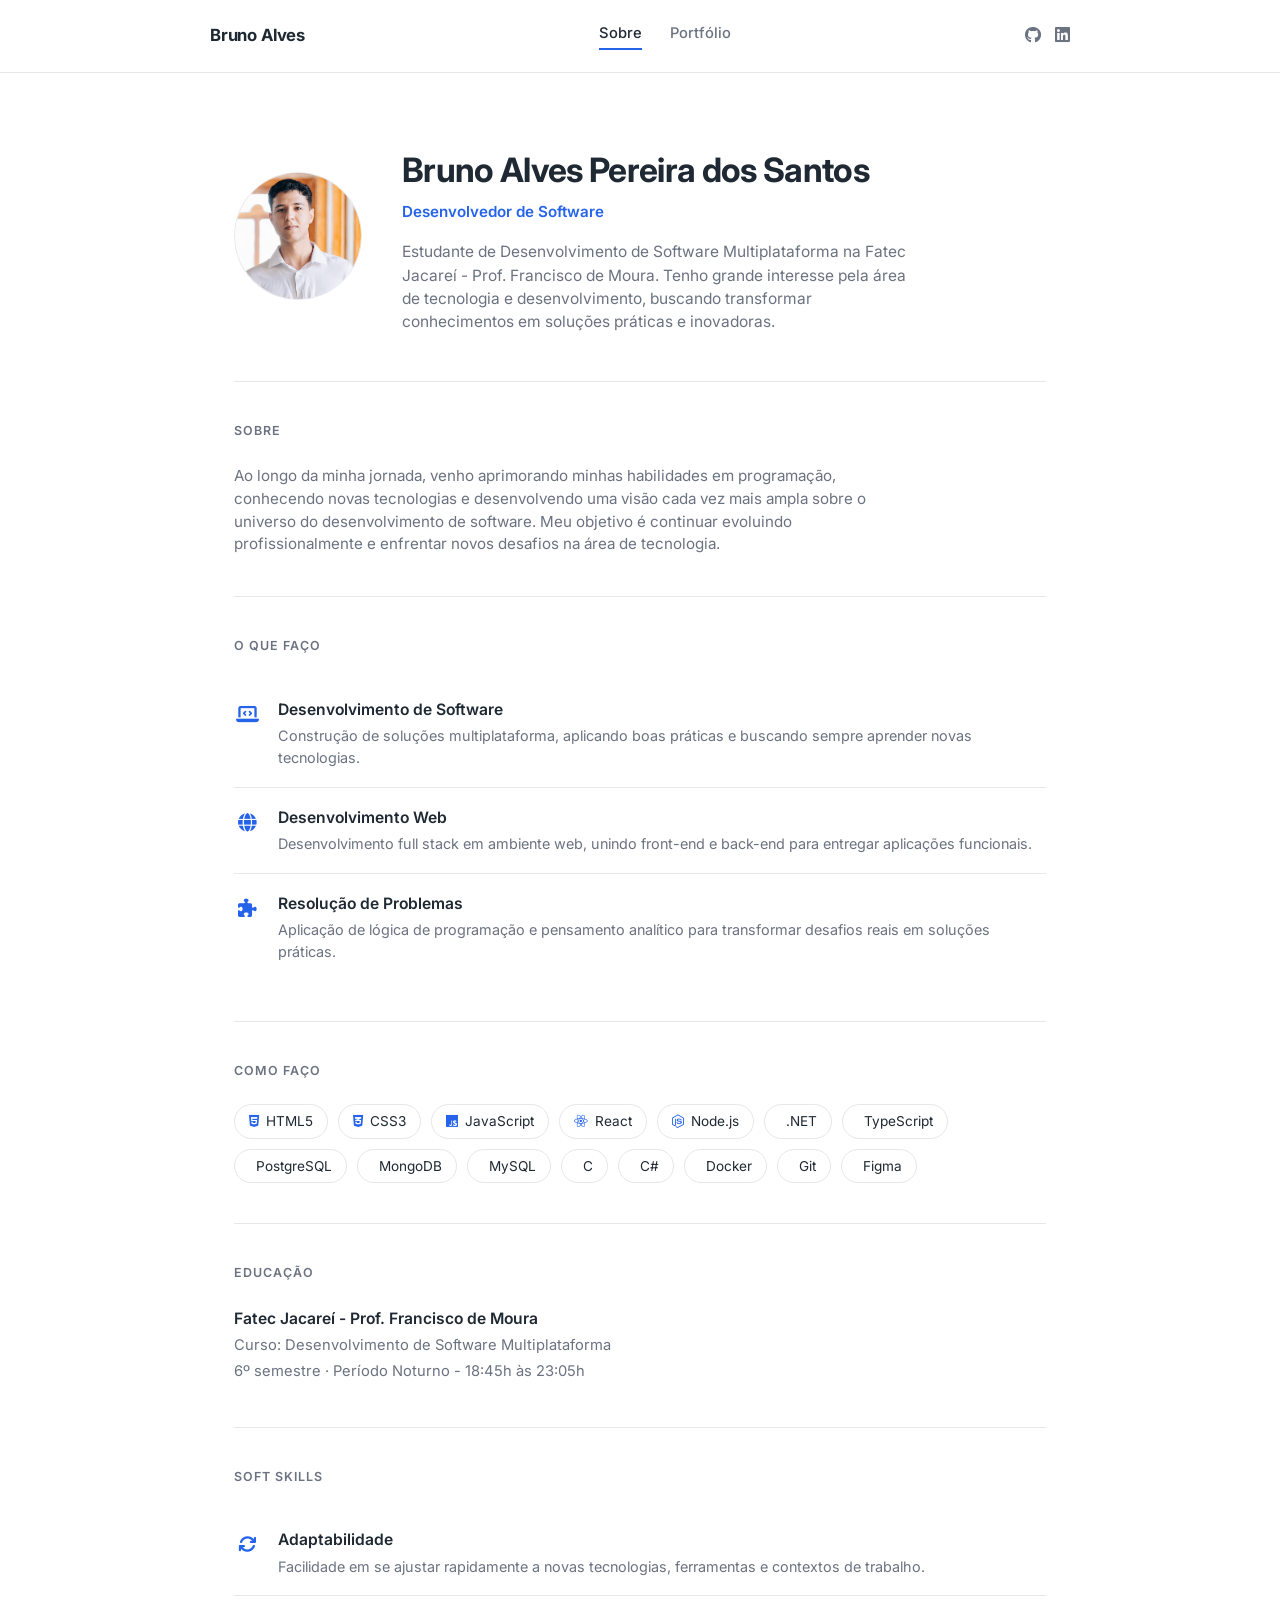
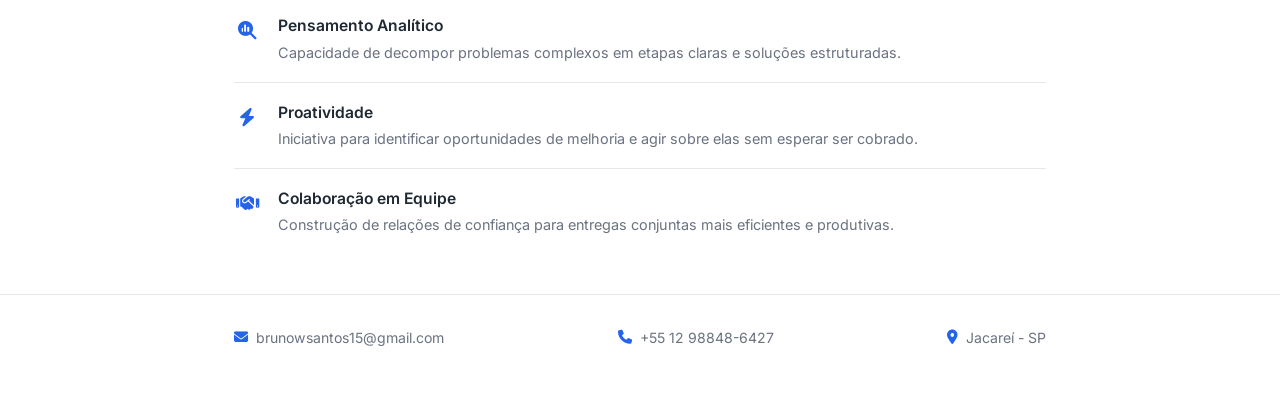
<file: docs/index.html>
<!DOCTYPE html>
<html lang="pt-br">
<head>
  <meta charset="UTF-8" />
  <meta name="viewport" content="width=device-width, initial-scale=1.0" />
  <title>Bruno Alves Pereira dos Santos</title>

  <link rel="preconnect" href="https://fonts.googleapis.com">
  <link rel="preconnect" href="https://fonts.gstatic.com" crossorigin>
  <link href="https://fonts.googleapis.com/css2?family=Inter:wght@400;500;600;700&display=swap" rel="stylesheet">
  <link
    rel="stylesheet"
    href="https://cdnjs.cloudflare.com/ajax/libs/font-awesome/6.5.1/css/all.min.css"
    crossorigin="anonymous"
    referrerpolicy="no-referrer"
  />
  <link rel="stylesheet" href="assets/css/portfolio.css" />
</head>
<body>

  <header class="header">
    <div class="header-inner">
      <div class="brand">Bruno Alves</div>
      <nav class="nav-links">
        <a href="index.html" class="active">Sobre</a>
        <a href="portfolio.html">Portfólio</a>
      </nav>
      <div class="socials">
        <a href="https://github.com/bWSantos7" target="_blank"><i class="fa-brands fa-github"></i></a>
        <a href="https://www.linkedin.com/in/brunoalvespereiradossantos2/" target="_blank"><i class="fa-brands fa-linkedin"></i></a>
      </div>
    </div>
  </header>

  <main class="container">

    <section class="hero">
      <div class="hero-photo">
        <img src="assets/images/bruno.jpg" alt="Bruno Alves Pereira dos Santos">
      </div>
      <div class="hero-content">
        <h1>Bruno Alves Pereira dos Santos</h1>
        <div class="role">Desenvolvedor de Software</div>
        <p>
          Estudante de Desenvolvimento de Software Multiplataforma na Fatec Jacareí - Prof. Francisco de Moura.
          Tenho grande interesse pela área de tecnologia e desenvolvimento, buscando transformar conhecimentos
          em soluções práticas e inovadoras.
        </p>
      </div>
    </section>

    <section class="section">
      <div class="label">Sobre</div>
      <p style="color: var(--muted); max-width: 640px; font-size: 0.95rem;">
        Ao longo da minha jornada, venho aprimorando minhas habilidades em programação, conhecendo novas
        tecnologias e desenvolvendo uma visão cada vez mais ampla sobre o universo do desenvolvimento de
        software. Meu objetivo é continuar evoluindo profissionalmente e enfrentar novos desafios na área
        de tecnologia.
      </p>
    </section>

    <section class="section">
      <div class="label">O que faço</div>
      <div class="list-minimal">
        <div class="list-item">
          <div class="icon"><i class="fa-solid fa-laptop-code"></i></div>
          <div>
            <h3>Desenvolvimento de Software</h3>
            <p>Construção de soluções multiplataforma, aplicando boas práticas e buscando sempre aprender novas tecnologias.</p>
          </div>
        </div>
        <div class="list-item">
          <div class="icon"><i class="fa-solid fa-globe"></i></div>
          <div>
            <h3>Desenvolvimento Web</h3>
            <p>Desenvolvimento full stack em ambiente web, unindo front-end e back-end para entregar aplicações funcionais.</p>
          </div>
        </div>
        <div class="list-item">
          <div class="icon"><i class="fa-solid fa-puzzle-piece"></i></div>
          <div>
            <h3>Resolução de Problemas</h3>
            <p>Aplicação de lógica de programação e pensamento analítico para transformar desafios reais em soluções práticas.</p>
          </div>
        </div>
      </div>
    </section>

    <section class="section">
      <div class="label">Como faço</div>
      <div class="tags">
        <span class="tag"><i class="fab fa-html5"></i>HTML5</span>
        <span class="tag"><i class="fab fa-css3-alt"></i>CSS3</span>
        <span class="tag"><i class="fab fa-js"></i>JavaScript</span>
        <span class="tag"><i class="fab fa-react"></i>React</span>
        <span class="tag"><i class="fab fa-node-js"></i>Node.js</span>
        <span class="tag"><i class="devicon-dot-net-plain colored"></i>.NET</span>
        <span class="tag"><i class="devicon-typescript-plain colored"></i>TypeScript</span>
        <span class="tag"><i class="devicon-postgresql-plain colored"></i>PostgreSQL</span>
        <span class="tag"><i class="devicon-mongodb-plain colored"></i>MongoDB</span>
        <span class="tag"><i class="devicon-mysql-plain colored"></i>MySQL</span>
        <span class="tag"><i class="devicon-c-plain colored"></i>C</span>
        <span class="tag"><i class="devicon-csharp-plain colored"></i>C#</span>
        <span class="tag"><i class="devicon-docker-plain colored"></i>Docker</span>
        <span class="tag"><i class="devicon-git-plain colored"></i>Git</span>
        <span class="tag"><i class="devicon-figma-plain colored"></i>Figma</span>
      </div>
    </section>

    <section class="section">
      <div class="label">Educação</div>
      <div class="edu">
        <p>Fatec Jacareí - Prof. Francisco de Moura</p>
        <p>Curso: Desenvolvimento de Software Multiplataforma</p>
        <p>6º semestre · Período Noturno - 18:45h às 23:05h</p>
      </div>
    </section>

    <section class="section">
      <div class="label">Soft Skills</div>
      <div class="list-minimal">
        <div class="list-item">
          <div class="icon"><i class="fa-solid fa-arrows-rotate"></i></div>
          <div>
            <h3>Adaptabilidade</h3>
            <p>Facilidade em se ajustar rapidamente a novas tecnologias, ferramentas e contextos de trabalho.</p>
          </div>
        </div>
        <div class="list-item">
          <div class="icon"><i class="fa-solid fa-magnifying-glass-chart"></i></div>
          <div>
            <h3>Pensamento Analítico</h3>
            <p>Capacidade de decompor problemas complexos em etapas claras e soluções estruturadas.</p>
          </div>
        </div>
        <div class="list-item">
          <div class="icon"><i class="fa-solid fa-bolt"></i></div>
          <div>
            <h3>Proatividade</h3>
            <p>Iniciativa para identificar oportunidades de melhoria e agir sobre elas sem esperar ser cobrado.</p>
          </div>
        </div>
        <div class="list-item">
          <div class="icon"><i class="fa-solid fa-handshake"></i></div>
          <div>
            <h3>Colaboração em Equipe</h3>
            <p>Construção de relações de confiança para entregas conjuntas mais eficientes e produtivas.</p>
          </div>
        </div>
      </div>
    </section>

  </main>

  <footer>
    <div class="container footer-inner">
      <div class="contact-item"><i class="fa-solid fa-envelope"></i>brunowsantos15@gmail.com</div>
      <div class="contact-item"><i class="fa-solid fa-phone"></i>+55 12 98848-6427</div>
      <div class="contact-item"><i class="fa-solid fa-location-dot"></i>Jacareí - SP</div>
    </div>
  </footer>

</body>
</html>
</file>
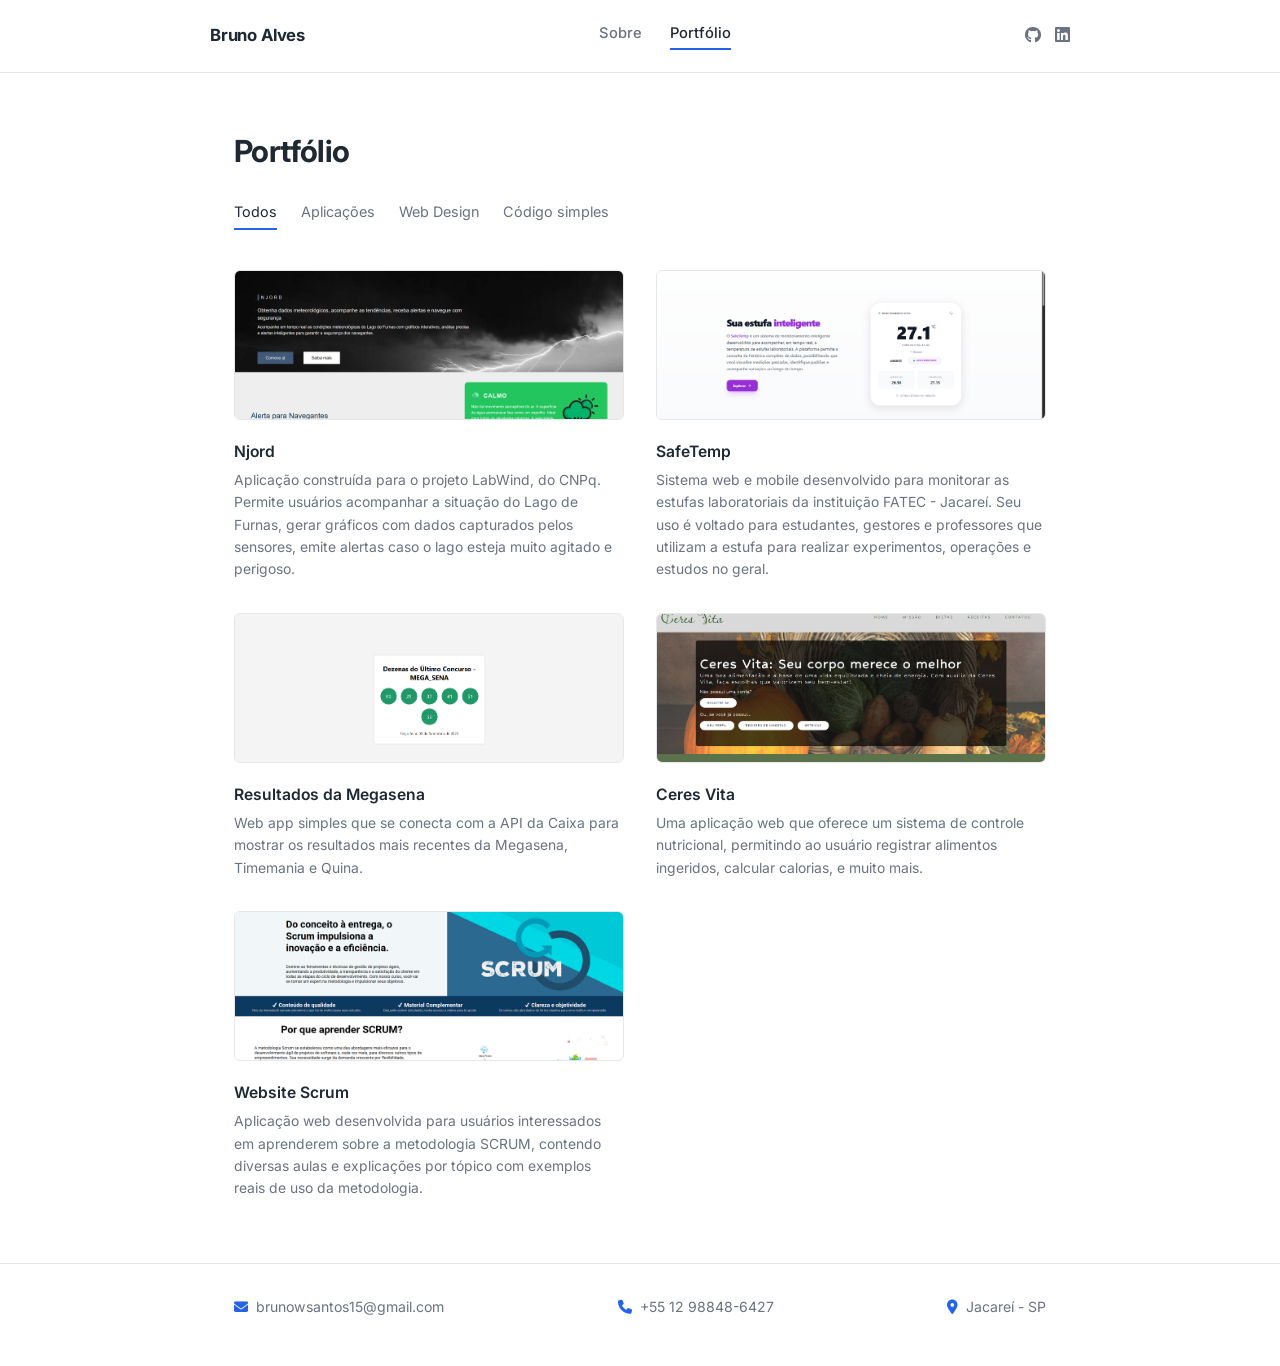
<file: docs/portfolio.html>
<!DOCTYPE html>
<html lang="pt-br">
<head>
  <meta charset="UTF-8" />
  <meta name="viewport" content="width=device-width, initial-scale=1.0" />
  <title>Portfólio - Bruno Alves Pereira dos Santos</title>

  <link rel="preconnect" href="https://fonts.googleapis.com">
  <link rel="preconnect" href="https://fonts.gstatic.com" crossorigin>
  <link href="https://fonts.googleapis.com/css2?family=Inter:wght@400;500;600;700&display=swap" rel="stylesheet">
  <link
    rel="stylesheet"
    href="https://cdnjs.cloudflare.com/ajax/libs/font-awesome/6.5.1/css/all.min.css"
    crossorigin="anonymous"
    referrerpolicy="no-referrer"
  />
  <link rel="stylesheet" href="assets/css/portfolio.css" />
  <script src="assets/js/filter.js"></script>
</head>
<body>

  <header class="header">
    <div class="header-inner">
      <div class="brand">Bruno Alves</div>
      <nav class="nav-links">
        <a href="index.html">Sobre</a>
        <a href="portfolio.html" class="active">Portfólio</a>
      </nav>
      <div class="socials">
        <a href="https://github.com/bWSantos7" target="_blank"><i class="fa-brands fa-github"></i></a>
        <a href="https://www.linkedin.com/in/brunoalvespereiradossantos2/" target="_blank"><i class="fa-brands fa-linkedin"></i></a>
      </div>
    </div>
  </header>

  <main class="container">

    <div class="page-header">
      <h1>Portfólio</h1>
      <div class="portfolio-filters filters">
        <button class="filter-btn active" data-filter="all">Todos</button>
        <button class="filter-btn" data-filter="applications">Aplicações</button>
        <button class="filter-btn" data-filter="web-design">Web Design</button>
        <button class="filter-btn" data-filter="simple-development">Código simples</button>
      </div>
    </div>

    <div class="portfolio-grid grid">
      <a href="https://njord-static.onrender.com/" class="portfolio-card-link card" target="_blank" data-category="applications">
        <img src="assets/images/njord.png" alt="Njord">
        <h3>Njord</h3>
        <p>
          Aplicação construída para o projeto LabWind, do CNPq. Permite usuários acompanhar a situação do
          Lago de Furnas, gerar gráficos com dados capturados pelos sensores, emite alertas caso o lago
          esteja muito agitado e perigoso.
        </p>
      </a>

      <a href="https://safetemp.onrender.com/" class="portfolio-card-link card" target="_blank" data-category="applications">
        <img src="assets/images/safetemp.png" alt="SafeTemp">
        <h3>SafeTemp</h3>
        <p>
          Sistema web e mobile desenvolvido para monitorar as estufas laboratoriais da instituição FATEC -
          Jacareí. Seu uso é voltado para estudantes, gestores e professores que utilizam a estufa para
          realizar experimentos, operações e estudos no geral.
        </p>
      </a>

      <a href="https://github.com/gjulianni/megasena/" class="portfolio-card-link card" target="_blank" data-category="simple-development">
        <img src="assets/images/megasena.png" alt="Megasena">
        <h3>Resultados da Megasena</h3>
        <p>Web app simples que se conecta com a API da Caixa para mostrar os resultados mais recentes da Megasena, Timemania e Quina.</p>
      </a>

      <a href="https://ceres-vita.onrender.com/" class="portfolio-card-link card" target="_blank" data-category="applications">
        <img src="assets/images/ceres.png" alt="Ceres Vita">
        <h3>Ceres Vita</h3>
        <p>Uma aplicação web que oferece um sistema de controle nutricional, permitindo ao usuário registrar alimentos ingeridos, calcular calorias, e muito mais.</p>
      </a>

      <a href="https://github.com/gjulianni/Innovatech/" class="portfolio-card-link card" target="_blank" data-category="applications">
        <img src="assets/images/innovatech.png" alt="Scrum">
        <h3>Website Scrum</h3>
        <p>Aplicação web desenvolvida para usuários interessados em aprenderem sobre a metodologia SCRUM, contendo diversas aulas e explicações por tópico com exemplos reais de uso da metodologia.</p>
      </a>
    </div>

  </main>

  <footer>
    <div class="container footer-inner">
      <div class="contact-item"><i class="fa-solid fa-envelope"></i>brunowsantos15@gmail.com</div>
      <div class="contact-item"><i class="fa-solid fa-phone"></i>+55 12 98848-6427</div>
      <div class="contact-item"><i class="fa-solid fa-location-dot"></i>Jacareí - SP</div>
    </div>
  </footer>

</body>
</html>
</file>
<file: docs/assets/css/portfolio.css>
:root {
  --bg: #ffffff;
  --text: #1f2933;
  --muted: #6b7280;
  --accent: #2563eb;
  --border: #e5e7eb;
}

* {
  margin: 0;
  padding: 0;
  box-sizing: border-box;
}

body {
  font-family: 'Inter', "Segoe UI", sans-serif;
  background: var(--bg);
  color: var(--text);
  line-height: 1.5;
}

a {
  text-decoration: none;
  color: inherit;
}

.container {
  max-width: 860px;
  margin: 0 auto;
  padding: 0 24px;
}

/* header */

.header {
  display: flex;
  justify-content: space-between;
  align-items: center;
  padding: 22px 24px;
  border-bottom: 1px solid var(--border);
  position: sticky;
  top: 0;
  background: var(--bg);
  z-index: 10;
}

.header-inner {
  max-width: 860px;
  margin: 0 auto;
  width: 100%;
  display: flex;
  justify-content: space-between;
  align-items: center;
}

.brand {
  font-weight: 700;
  font-size: 1.05rem;
  letter-spacing: -0.01em;
}

.nav-links {
  display: flex;
  gap: 28px;
}

.nav-links a {
  color: var(--muted);
  font-weight: 500;
  font-size: 0.92rem;
  padding-bottom: 4px;
  border-bottom: 2px solid transparent;
  transition: color 0.2s, border-color 0.2s;
}

.nav-links a:hover,
.nav-links a.active {
  color: var(--text);
  border-color: var(--accent);
}

.header-right {
  display: flex;
  align-items: center;
  gap: 24px;
}

.socials {
  display: flex;
  gap: 14px;
}

.socials a {
  color: var(--muted);
  font-size: 1.05rem;
  transition: color 0.2s;
}

.socials a:hover {
  color: var(--accent);
}

/* hero */

.hero {
  padding: 72px 0 48px;
  display: flex;
  align-items: center;
  gap: 40px;
  flex-wrap: wrap;
}

.hero-photo img {
  width: 128px;
  height: 128px;
  border-radius: 50%;
  object-fit: cover;
  border: 1px solid var(--border);
}

.hero-content h1 {
  font-size: 2.1rem;
  font-weight: 700;
  letter-spacing: -0.02em;
  margin-bottom: 6px;
}

.hero-content .role {
  color: var(--accent);
  font-weight: 600;
  font-size: 0.95rem;
  margin-bottom: 16px;
}

.hero-content p {
  color: var(--muted);
  max-width: 520px;
  font-size: 0.97rem;
}

/* sections */

.section {
  padding: 40px 0;
  border-top: 1px solid var(--border);
}

.section .label {
  font-size: 0.78rem;
  letter-spacing: 0.08em;
  text-transform: uppercase;
  color: var(--muted);
  font-weight: 600;
  margin-bottom: 24px;
}

.list-minimal {
  display: flex;
  flex-direction: column;
}

.list-item {
  display: flex;
  gap: 18px;
  padding: 18px 0;
  border-bottom: 1px solid var(--border);
}

.list-item:last-child {
  border-bottom: none;
}

.list-item .icon {
  color: var(--accent);
  font-size: 1.15rem;
  width: 26px;
  text-align: center;
  margin-top: 3px;
  flex-shrink: 0;
}

.list-item h3 {
  font-size: 0.98rem;
  font-weight: 600;
  margin-bottom: 4px;
}

.list-item p {
  color: var(--muted);
  font-size: 0.9rem;
}

.tags {
  display: flex;
  flex-wrap: wrap;
  gap: 10px;
}

.tag {
  border: 1px solid var(--border);
  border-radius: 20px;
  padding: 6px 14px;
  font-size: 0.85rem;
  display: flex;
  align-items: center;
  gap: 7px;
  color: var(--text);
}

.tag i {
  color: var(--accent);
}

.edu p {
  color: var(--muted);
  font-size: 0.92rem;
  margin-bottom: 4px;
}

.edu p:first-child {
  color: var(--text);
  font-weight: 600;
  font-size: 0.98rem;
}

footer {
  border-top: 1px solid var(--border);
  padding: 32px 0 48px;
}

.footer-inner {
  display: flex;
  justify-content: space-between;
  flex-wrap: wrap;
  gap: 16px;
  color: var(--muted);
  font-size: 0.88rem;
}

.contact-item {
  display: flex;
  align-items: center;
  gap: 8px;
}

.contact-item i {
  color: var(--accent);
}

/* portfolio page */

.page-header {
  padding: 56px 0 32px;
}

.page-header h1 {
  font-size: 1.9rem;
  font-weight: 700;
  margin-bottom: 24px;
  letter-spacing: -0.02em;
}

.filters {
  display: flex;
  gap: 24px;
  flex-wrap: wrap;
}

.filters button {
  background: none;
  border: none;
  font-size: 0.9rem;
  font-family: inherit;
  color: var(--muted);
  cursor: pointer;
  padding: 4px 0 8px;
  border-bottom: 2px solid transparent;
  transition: color 0.2s, border-color 0.2s;
}

.filters button.active,
.filters button:hover {
  color: var(--text);
  border-color: var(--accent);
}

.grid {
  display: grid;
  grid-template-columns: repeat(auto-fill, minmax(250px, 1fr));
  gap: 32px;
  padding: 8px 0 64px;
}

.card {
  display: block;
}

.card img {
  width: 100%;
  height: 150px;
  object-fit: cover;
  border-radius: 6px;
  border: 1px solid var(--border);
  margin-bottom: 14px;
}

.card h3 {
  font-size: 0.98rem;
  font-weight: 600;
  margin-bottom: 6px;
  transition: color 0.2s;
}

.card:hover h3 {
  color: var(--accent);
}

.card p {
  color: var(--muted);
  font-size: 0.87rem;
  line-height: 1.6;
}

.hidden {
  display: none !important;
}

@media (max-width: 600px) {
  .nav-links {
    display: none;
  }
  .hero {
    flex-direction: column-reverse;
    text-align: center;
    padding-top: 48px;
  }
  .hero-content p {
    max-width: none;
  }
  .footer-inner {
    flex-direction: column;
  }
}
</file>
